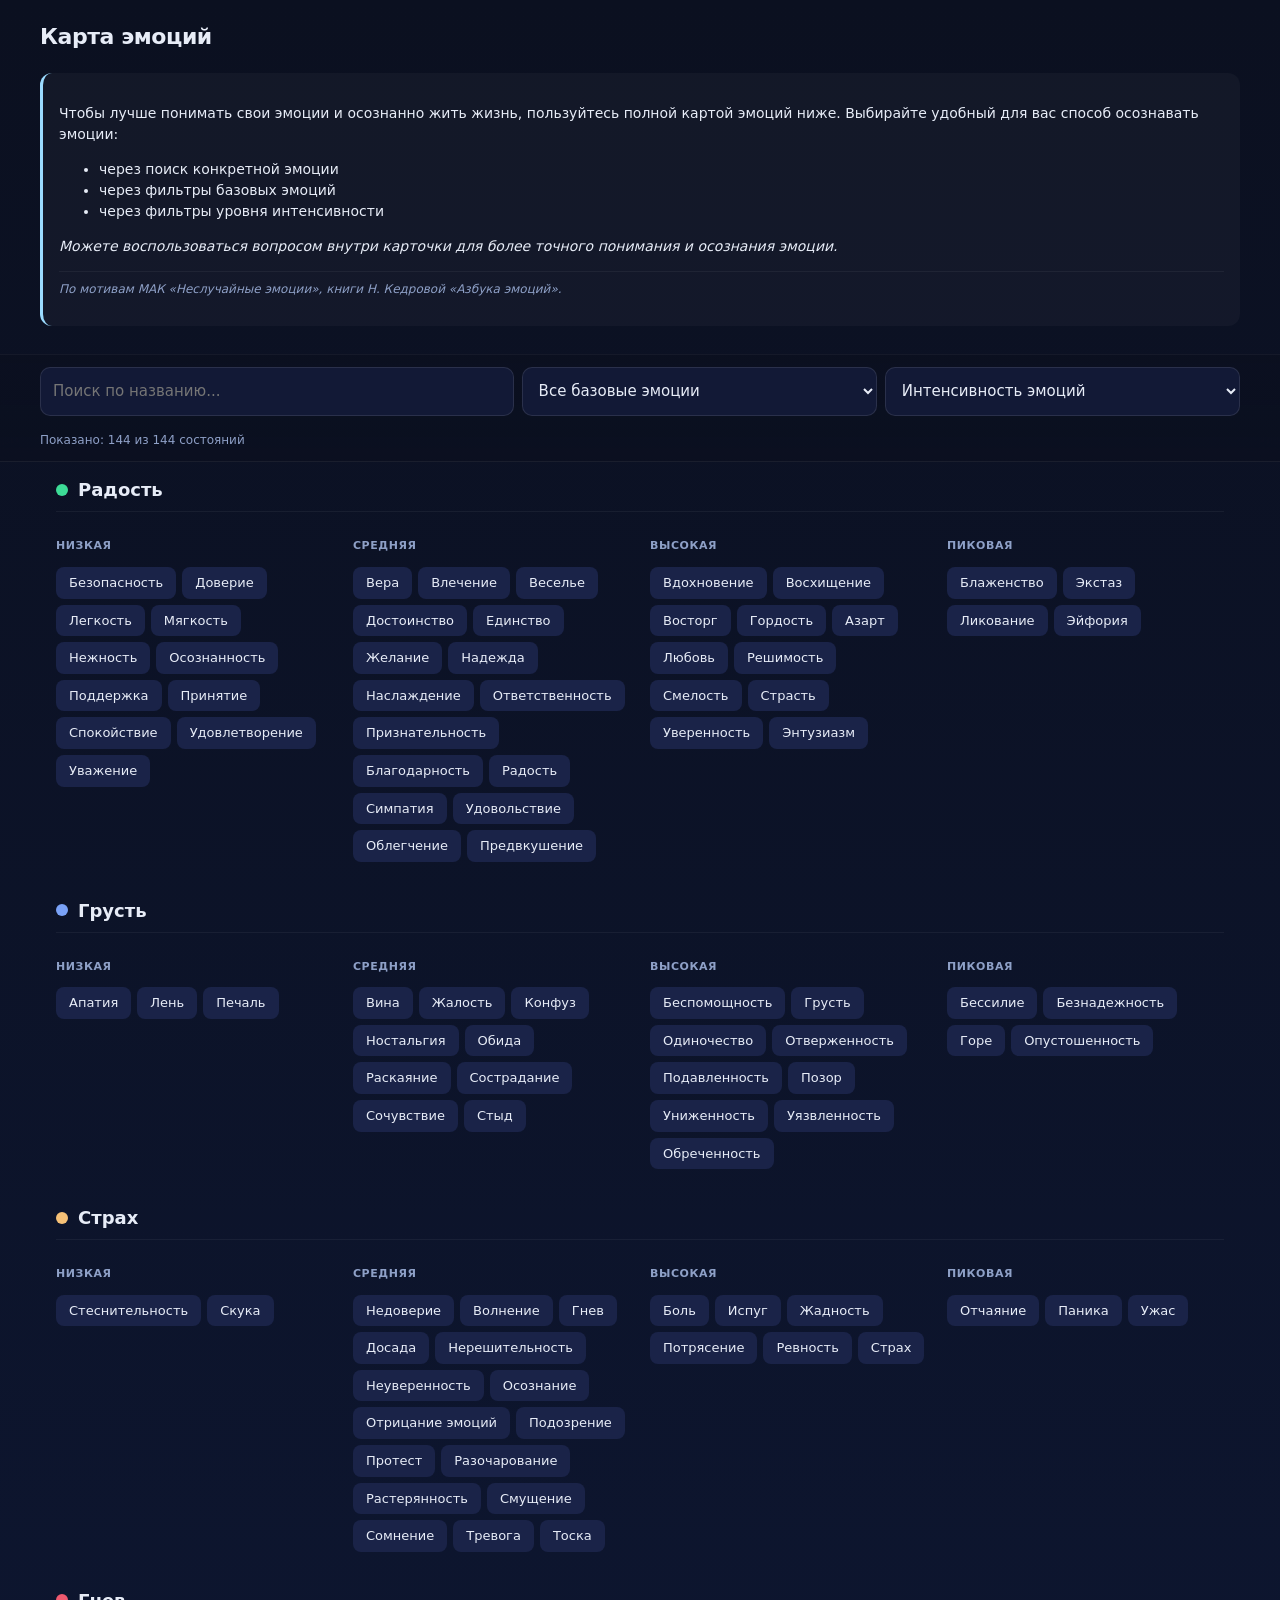
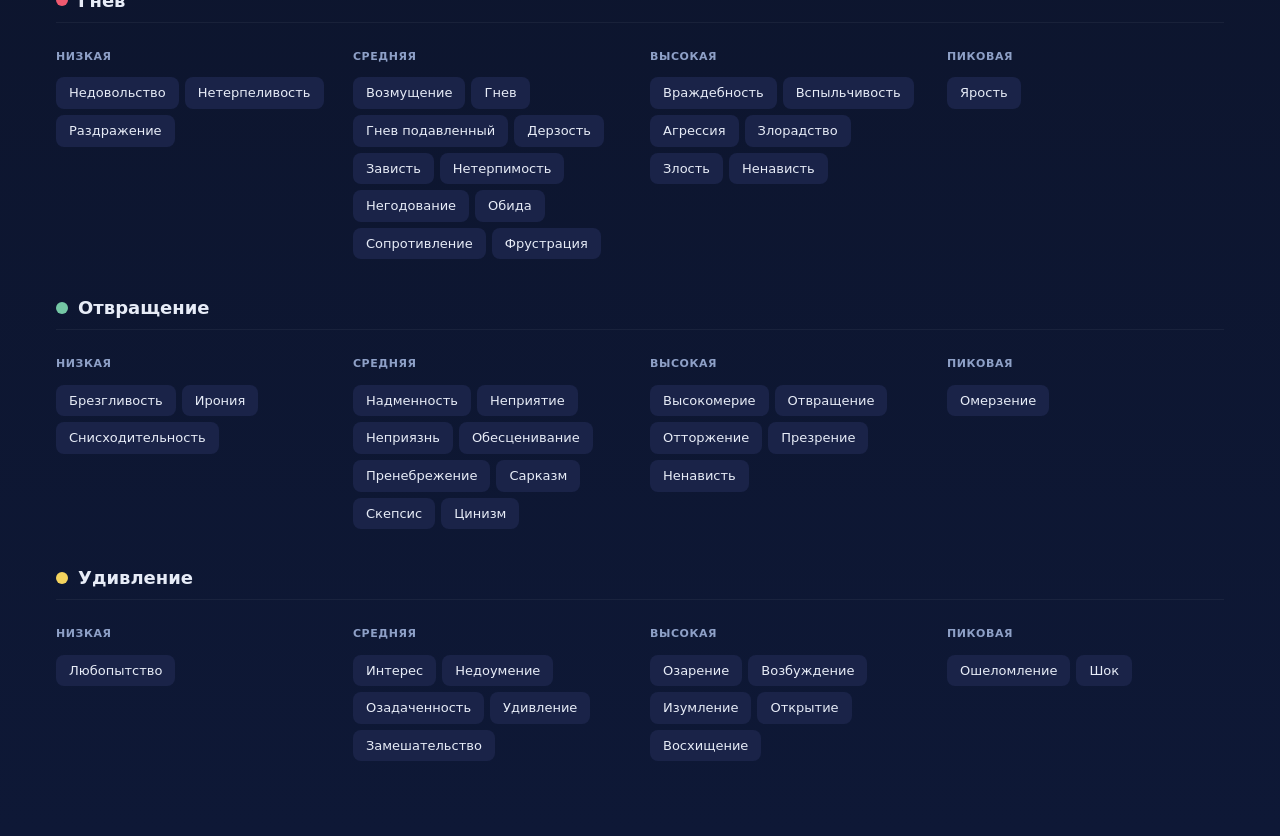
<file: index.html>
<!doctype html>
<html lang="ru">
  <head>
    
    <!-- Google Tag Manager -->
    <script>
      (function (w, d, s, l, i) {
        w[l] = w[l] || [];
        w[l].push({ 'gtm.start': new Date().getTime(), event: 'gtm.js' });
        var f = d.getElementsByTagName(s)[0],
          j = d.createElement(s),
          dl = l != 'dataLayer' ? '&l=' + l : '';
        j.async = true;
        j.src = 'https://www.googletagmanager.com/gtm.js?id=' + i + dl;
        f.parentNode.insertBefore(j, f);
      })(window, document, 'script', 'dataLayer', 'GTM-W73QJ9KJ');
    </script>
    <!-- End Google Tag Manager -->

    <meta charset="UTF-8" />
    <meta name="viewport" content="width=device-width,initial-scale=1" />
    <title>Карта эмоций — 140 уникальных состояний</title>

    <meta
      name="description"
      content="Интерактивная карта эмоций: поиск, фильтры по базовым эмоциям и уровням интенсивности, описание состояний и вопросы для рефлексии." />
    <link
      rel="canonical"
      href="https://vborodavitsina-znich.github.io/Emotions/" />

    <link rel="stylesheet" href="./styles.css" />
  </head>
  <body>
    
     <!-- Google Tag Manager (noscript) -->
    <noscript>
      <iframe
        src="https://www.googletagmanager.com/ns.html?id=GTM-W73QJ9KJ"
        height="0"
        width="0"
        style="display: none; visibility: hidden"></iframe>
    </noscript>
    <!-- End Google Tag Manager (noscript) -->
    
    <header class="page-header">
      <div class="container-narrow">
        <h1>Карта эмоций</h1>
      </div>
    </header>

    <section class="intro-section" aria-label="Описание и инструкция">
      <div class="container-narrow">
        <div class="intro-text">
          <p>
            Чтобы лучше понимать свои эмоции и осознанно жить жизнь, пользуйтесь
            полной картой эмоций ниже. Выбирайте удобный для вас способ
            осознавать эмоции:
          </p>
          <ul>
            <li>через поиск конкретной эмоции</li>
            <li>через фильтры базовых эмоций</li>
            <li>через фильтры уровня интенсивности</li>
          </ul>
          <p class="intro-note">
            Можете воспользоваться вопросом внутри карточки для более точного
            понимания и осознания эмоции.
          </p>
          <p class="sources">
            По мотивам МАК «Неслучайные эмоции», книги Н. Кедровой «Азбука
            эмоций».
          </p>
        </div>
      </div>
    </section>

    <section class="filters-bar" aria-label="Поиск и фильтры">
      <div class="container-narrow">
        <div class="controls">
          <label class="visually-hidden" for="q"
            >Поиск по названию эмоции</label
          >
          <input type="text" id="q" placeholder="Поиск по названию..." />

          <label class="visually-hidden" for="f-base"
            >Фильтр по базовой эмоции</label
          >
          <select id="f-base">
            <option value="">Все базовые эмоции</option>
            <option value="Радость">Радость</option>
            <option value="Грусть">Грусть</option>
            <option value="Страх">Страх</option>
            <option value="Гнев">Гнев</option>
            <option value="Отвращение">Отвращение</option>
            <option value="Удивление">Удивление</option>
          </select>

          <label class="visually-hidden" for="f-level"
            >Фильтр по интенсивности</label
          >
          <select id="f-level">
            <option value="">Интенсивность эмоций</option>
            <option value="Низкая">Низкая</option>
            <option value="Средняя">Средняя</option>
            <option value="Высокая">Высокая</option>
            <option value="Пиковая">Пиковая</option>
          </select>
        </div>

        <div class="stats" aria-live="polite">
          Показано: <span id="shown">0</span> из
          <span id="total">0</span> состояний
        </div>
      </div>
    </section>

    <main class="main">
      <div id="grid"></div>
    </main>

    <dialog id="dlg" aria-labelledby="dlg-title" aria-describedby="dlg-desc">
      <div class="dialog-header">
        <h2 id="dlg-title" class="dialog-title"></h2>
        <button
          id="dlg-close"
          type="button"
          class="dialog-close"
          aria-label="Закрыть окно">
          &times;
        </button>
      </div>

      <div id="dlg-tags" class="dialog-tags"></div>

      <p id="dlg-desc" class="dialog-desc"></p>

      <div class="question-box">
        <div class="question-label">Вопрос для рефлексии:</div>
        <div id="dlg-question" class="dialog-question"></div>
      </div>
    </dialog>

    <script type="module" src="./app.js"></script>
  </body>
</html>
</file>
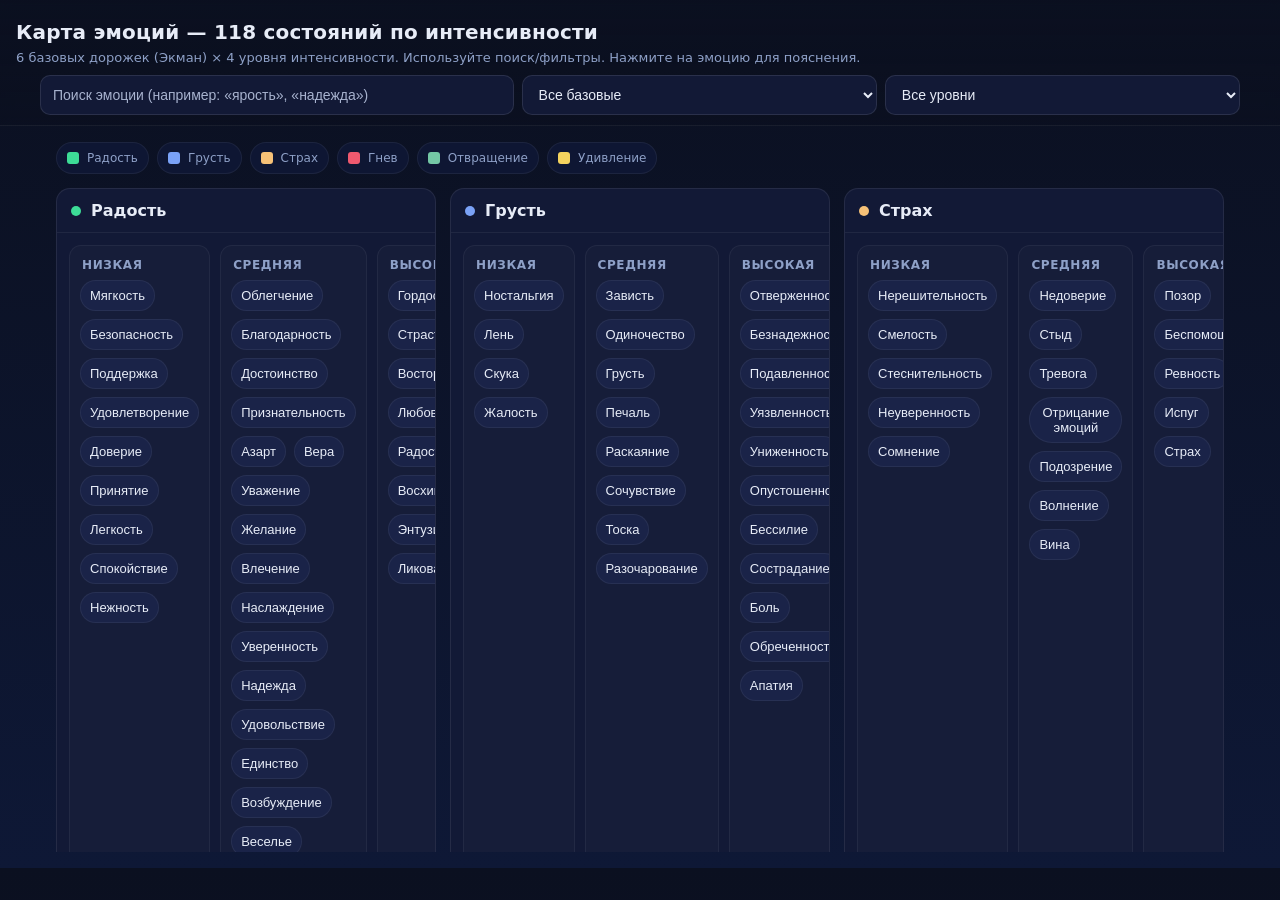
<file: index.html.html>
<!DOCTYPE html><html lang="ru"><head><meta name="x-poe-datastore-behavior" content="local_only"><meta http-equiv="Content-Security-Policy" content="default-src 'self' 'unsafe-inline' 'unsafe-eval' data: blob: https://cdnjs.cloudflare.com https://cdn.jsdelivr.net https://code.jquery.com https://unpkg.com https://d3js.org https://threejs.org https://cdn.plot.ly https://stackpath.bootstrapcdn.com https://maps.googleapis.com https://cdn.tailwindcss.com https://ajax.googleapis.com https://kit.fontawesome.com https://cdn.datatables.net https://maxcdn.bootstrapcdn.com https://code.highcharts.com https://tako-static-assets-production.s3.amazonaws.com https://www.youtube.com https://fonts.googleapis.com https://fonts.gstatic.com https://pfst.cf2.poecdn.net https://puc.poecdn.net https://i.imgur.com https://wikimedia.org https://*.icons8.com https://*.giphy.com https://picsum.photos https://images.unsplash.com; frame-src 'self' https://www.youtube.com https://trytako.com; child-src 'self'; manifest-src 'self'; worker-src 'self'; upgrade-insecure-requests; block-all-mixed-content;">
<meta charset="UTF-8">
<meta name="viewport" content="width=device-width,initial-scale=1">
<title>Карта эмоций — 118 состояний по интенсивности</title>
<style>
  :root{
    --bg:#0b1020; --card:#121936; --muted:#8ea0c7; --text:#e7ecf7;
    --joy:#3ddc97; --sad:#7aa2f7; --fear:#f6c177; --anger:#ef596f; --disgust:#74c7a5; --surprise:#f4d35e;
    --chip:#1a2348; --chip-hover:#223062; --pill:#0e1633; --accent:#9bdbff;
  }
  *{box-sizing:border-box}
  body{margin:0;background:linear-gradient(180deg,#0b1020 0%,#0e1836 100%);color:var(--text);font-family:Inter,system-ui,Segoe UI,Roboto,Arial,sans-serif}
  header{padding:20px 16px 10px;position:sticky;top:0;background:linear-gradient(180deg, rgba(11,16,32,.95), rgba(11,16,32,.70));backdrop-filter: blur(6px);z-index:10;border-bottom:1px solid rgba(255,255,255,.06)}
  h1{margin:0 0 6px;font-size:20px;letter-spacing:.2px}
  .sub{color:var(--muted);font-size:13px;margin-bottom:10px}
  .controls{display:grid;gap:8px;grid-template-columns:1fr;max-width:1200px;margin:0 auto}
  @media(min-width:700px){.controls{grid-template-columns: 1.2fr .9fr .9fr}}
  input[type="search"],select{
    background:var(--card);border:1px solid rgba(255,255,255,.1);color:var(--text);
    padding:10px 12px;border-radius:10px;outline:none;font-size:14px;width:100%
  }
  input::placeholder{color:#a8b3cf}
  main{
  max-width:1200px;
  margin:16px auto;
  padding:0 16px;
  height:calc(100vh - 190px);
  overflow:hidden;
}
  .legend{display:flex;flex-wrap:wrap;gap:8px;margin-bottom:14px}
  .legend .item{display:flex;align-items:center;gap:8px;background:var(--pill);padding:8px 10px;border-radius:999px;border:1px solid rgba(255,255,255,.06);font-size:12px;color:var(--muted)}
  .sw{width:12px;height:12px;border-radius:3px}
  .grid{display:grid;gap:14px}
  @media(min-width:800px){.grid{grid-template-columns: repeat(2, minmax(0,1fr))}}
  @media(min-width:1100px){.grid{grid-template-columns: repeat(3, minmax(0,1fr))}}
  .lane{background:var(--card);border:1px solid rgba(255,255,255,.08);border-radius:14px;overflow:hidden}
  .lane h2{margin:0;padding:12px 14px;font-size:16px;display:flex;align-items:center;gap:10px;border-bottom:1px solid rgba(255,255,255,.06)}
  .lane h2 .dot{width:10px;height:10px;border-radius:50%}
  .levels{
  display:grid;
  grid-template-columns:repeat(4,1fr);
  gap:10px;
  padding:12px;
  height:100%;
  overflow:hidden;
}
  .col{background:rgba(255,255,255,.02);border:1px solid rgba(255,255,255,.05);border-radius:12px;padding:10px;display:flex;flex-direction:column;min-height:180px}
  .col h3{margin:2px 2px 8px;font-size:12px;color:var(--muted);font-weight:600;text-transform:uppercase;letter-spacing:.6px}
  .chips{
  display:flex;
  flex-wrap:wrap;
  gap:8px;
  overflow-y:auto;
}
  .chip{
    background:var(--chip);border:1px solid rgba(255,255,255,.06);color:var(--text);
    padding:7px 9px;border-radius:999px;font-size:13px;cursor:pointer;transition:.15s ease;
  }
  .chip:hover{background:var(--chip-hover);transform:translateY(-1px)}
  .muted{opacity:.6}
  .footer{color:var(--muted);font-size:12px;margin-top:18px;line-height:1.55}
  .count{color:var(--accent);font-weight:600}
  dialog{
    width:min(680px, calc(100% - 32px));border:1px solid rgba(255,255,255,.2);border-radius:14px;padding:0;background:#0c1430;color:var(--text);
    box-shadow:0 20px 60px rgba(0,0,0,.5)
  }
  dialog::backdrop{background:rgba(3,6,16,.6);backdrop-filter: blur(2px)}
  .md{padding:16px}
  .md h4{margin:0 0 6px;font-size:16px}
  .md p{margin:0 0 8px;color:#c7d0ea;font-size:14px}
  .badge{display:inline-flex;gap:6px;align-items:center;background:#0f1a3e;border:1px solid rgba(255,255,255,.08);border-radius:999px;padding:6px 10px;font-size:12px;margin:4px 6px 0 0}
  .xbtn{background:none;border:none;color:#aeb9d9;font-size:13px;cursor:pointer;padding:10px 12px}
  .head{display:flex;justify-content:space-between;align-items:center;border-bottom:1px solid rgba(255,255,255,.08);padding:10px 12px}
  .head h3{margin:0;font-size:15px}
  .empty{color:var(--muted);text-align:center;padding:18px 6px}
</style>
</head>
<body>
<header>
  <h1>Карта эмоций — 118 состояний по интенсивности</h1>
  <div class="sub">6 базовых дорожек (Экман) × 4 уровня интенсивности. Используйте поиск/фильтры. Нажмите на эмоцию для пояснения.</div>
  <div class="controls">
    <input id="q" type="search" placeholder="Поиск эмоции (например: «ярость», «надежда»)">
    <select id="f-base">
      <option value="">Все базовые</option>
      <option value="Радость">Радость</option>
      <option value="Грусть">Грусть</option>
      <option value="Страх">Страх</option>
      <option value="Гнев">Гнев</option>
      <option value="Отвращение">Отвращение</option>
      <option value="Удивление">Удивление</option>
    </select>
    <select id="f-level">
      <option value="">Все уровни</option>
      <option value="Низкая">Низкая</option>
      <option value="Средняя">Средняя</option>
      <option value="Высокая">Высокая</option>
      <option value="Пиковая">Пиковая</option>
    </select>
  </div>
</header>

<main>
  <div class="legend">
    <div class="item"><span class="sw" style="background:var(--joy)"></span>Радость</div>
    <div class="item"><span class="sw" style="background:var(--sad)"></span>Грусть</div>
    <div class="item"><span class="sw" style="background:var(--fear)"></span>Страх</div>
    <div class="item"><span class="sw" style="background:var(--anger)"></span>Гнев</div>
    <div class="item"><span class="sw" style="background:var(--disgust)"></span>Отвращение</div>
    <div class="item"><span class="sw" style="background:var(--surprise)"></span>Удивление</div>
  </div>

  <div id="grid" class="grid"></div>
  <div class="footer">
    Всего эмоций: <span id="total" class="count">0</span>. Отфильтровано: <span id="shown" class="count">0</span>.
  </div>
</main>

<dialog id="dlg">
  <div class="head">
    <h3 id="dlg-title">Эмоция</h3>
    <button class="xbtn" onclick="dlg.close()">Закрыть ✕</button>
  </div>
  <div class="md">
    <h4 id="dlg-sub"></h4>
    <p id="dlg-desc"></p>
    <div id="dlg-tags"></div>
  </div>
</dialog>

<script>
const dataRaw = [
  // Формат: [эмоция, базовая, уровень, пояснение]
  ["Облегчение","Радость","Средняя","Радость после снятия угрозы; оттенок удивления."],
  ["Благодарность","Радость","Средняя","Позитив к источнику пользы; социальная радость."],
  ["Достоинство","Радость","Средняя","Самопринятие и ценность; спокойная радость."],
  ["Признательность","Радость","Средняя","Социальная благодарность; теплая радость."],
  ["Мягкость","Радость","Низкая","Спокойное принятие, доброжелательность."],
  ["Неприязнь","Отвращение","Низкая","Слабое отталкивание/несимпатия."],
  ["Пренебрежение","Отвращение","Средняя","Отталкивание с чувством превосходства."],
  ["Брезгливость","Отвращение","Низкая","Физическое/моральное отвращение низкой интенсивности."],
  ["Экстаз","Радость","Пиковая","Пиковая радость, трансперсональная эйфория."],
  ["Азарт","Радость","Средняя","Возбужденная радость ожидания успеха."],
  ["Высокомерие","Отвращение","Высокая","Отвращение + превосходство; иногда примесь радости."],
  ["Гордость","Радость","Высокая","Радость от собственных достижений."],
  ["Отвращение","Отвращение","Пиковая","Сильное неприятие/отталкивание."],
  ["Зависть","Грусть","Средняя","Грусть по недостающему + гнев; помещено в грусть, средняя."],
  ["Дерзость","Гнев","Средняя","Напористость, вызов; гневная энергия."],
  ["Осознанность","Удивление","Низкая","Ясность восприятия; мягкое удивление/инсайт."],
  ["Ответственность","Удивление","Низкая","Осознанный выбор; близко к спокойному принятию."],
  ["Ностальгия","Грусть","Низкая","Светлая грусть по прошлому."],
  ["Недоверие","Страх","Средняя","Предосторожность перед возможной угрозой."],
  ["Вера","Радость","Средняя","Позитивное ожидание; смесь радости и удивления."],
  ["Нерешительность","Страх","Низкая","Неопределенность, боязнь ошибиться."],
  ["Одиночество","Грусть","Средняя","Боль отсутствия связи/близости."],
  ["Отверженность","Грусть","Высокая","Сильная социальная боль; примесь страха."],
  ["Грусть","Грусть","Средняя","Базовая грусть средней интенсивности."],
  ["Лень","Грусть","Низкая","Энергетический спад; апатичность."],
  ["Позор","Страх","Высокая","Страх социального осуждения; примесь грусти."],
  ["Безнадежность","Грусть","Высокая","Потеря ожидания улучшения."],
  ["Подавленность","Грусть","Высокая","Тяжелое, устойчивое снижение настроения."],
  ["Печаль","Грусть","Средняя","Близко к грусти; умеренная интенсивность."],
  ["Беспомощность","Страх","Высокая","Ощущение утраты контроля; близко к страху."],
  ["Конфуз","Удивление","Средняя","Смущающее удивление; примесь страха."],
  ["Уязвленность","Грусть","Высокая","Боль/обида, близко к грусти и страху."],
  ["Униженность","Грусть","Высокая","Социальная боль; грусть + страх."],
  ["Опустошенность","Грусть","Высокая","Сильное чувство потери/пустоты."],
  ["Бессилие","Грусть","Высокая","Нет сил/возможности действовать; близко к грусти."],
  ["Раскаяние","Грусть","Средняя","Печаль о содеянном + мотивация исправить."],
  ["Стыд","Страх","Средняя","Страх оценки себя другими; иногда грусть."],
  ["Обида","Гнев","Средняя","Гнев от пережитой несправедливости; примесь грусти."],
  ["Уважение","Радость","Средняя","Теплое признание ценности другого."],
  ["Желание","Радость","Средняя","Направленная позитивная мотивация."],
  ["Влечение","Радость","Средняя","Притяжение/интерес к объекту; позитивный заряд."],
  ["Смелость","Страх","Низкая","Действие несмотря на страх; контроль над страхом."],
  ["Страсть","Радость","Высокая","Сильная вовлеченность и энергия."],
  ["Восторг","Радость","Высокая","Сильная радость и восхищение."],
  ["Наслаждение","Радость","Средняя","Удовольствие от процесса/результата."],
  ["Блаженство","Радость","Пиковая","Глубокая, спокойная пиковая радость."],
  ["Эйфория","Радость","Пиковая","Пик возбуждённой радости."],
  ["Предвкушение","Удивление","Средняя","Ожидание новизны; радостное напряжение."],
  ["Вдохновение","Удивление","Высокая","Сильный инсайт + подъём радости."],
  ["Любопытство","Удивление","Низкая","Мягкое стремление к новому/неизвестному."],
  ["Сочувствие","Грусть","Средняя","Разделение чужой боли; грусть с теплотой."],
  ["Сострадание","Грусть","Высокая","Глубокая эмпатия к страданию другого."],
  ["Уверенность","Радость","Средняя","Спокойная позитивная определённость."],
  ["Тревога","Страх","Средняя","Угроза неопределенная; настороженность."],
  ["Тоска","Грусть","Средняя","Тягостная грусть/желание недостижимого."],
  ["Досада","Гнев","Низкая","Лёгкое недовольство; низкий гнев."],
  ["Растерянность","Удивление","Средняя","Потеря ориентиров при неожиданности."],
  ["Ненависть","Гнев","Пиковая","Пик гнева с отвращением; враждебность."],
  ["Осознание","Удивление","Высокая","Сильный инсайт; переход к действию."],
  ["Ревность","Страх","Высокая","Страх утраты + гнев; помещено в страх."],
  ["Скука","Грусть","Низкая","Низкоэнергетическая грусть/дефицит стимула."],
  ["Возмущение","Гнев","Средняя","Проактивный гнев к нарушению норм."],
  ["Боль","Грусть","Высокая","Эмоциональная боль; потеря/нехватка."],
  ["Любовь","Радость","Высокая","Спектр от нежности до экстаза; здесь как высокая радость."],
  ["Горе","Грусть","Пиковая","Пик грусти/утраты."],
  ["Радость","Радость","Высокая","Базовая высокая радость."],
  ["Озадаченность","Удивление","Низкая","Слабое удивление, вопросительность."],
  ["Решимость","Гнев","Высокая","Энергия преодоления; направленный гнев."],
  ["Раздражение","Гнев","Низкая","Низкоуровневый гнев."],
  ["Отрицание эмоций","Страх","Средняя","Стратегия избегания чувств; страх столкновения."],
  ["Восхищение","Радость","Высокая","Радость + удивление перед превосходством."],
  ["Надежда","Радость","Средняя","Позитивное ожидание исхода."],
  ["Энтузиазм","Радость","Высокая","Энергичная радость, готовность действовать."],
  ["Обреченность","Грусть","Высокая","Смирение с негативным исходом; безысходность."],
  ["Апатия","Грусть","Высокая","Глубокое безразличие; низкая энергия."],
  ["Подозрение","Страх","Средняя","Ожидание злого умысла."],
  ["Волнение","Страх","Средняя","Возбужденный страх/ожидание; может быть и радость."],
  ["Жалость","Грусть","Низкая","Лёгкая грусть к чужой уязвимости."],
  ["Недовольство","Гнев","Средняя","Устойчивое несогласие; ближе к гневу."],
  ["Стеснительность","Страх","Низкая","Социальный страх, мягкий."],
  ["Безопасность","Радость","Низкая","Спокойная позитивность от защищенности."],
  ["Озарение","Удивление","Высокая","Сильное удивление-понимание."],
  ["Поддержка","Радость","Низкая","Чувство опоры; спокойная радость."],
  ["Удовлетворение","Радость","Низкая","Спокойная завершенность; низкая радость."],
  ["Недоумение","Удивление","Средняя","Сильнее озадаченности, но без шока."],
  ["Удивление","Удивление","Высокая","Базовая сильная реакция новизны."],
  ["Удовольствие","Радость","Средняя","Позитивный аффект от стимула/деятельности."],
  ["Доверие","Радость","Низкая","Спокойное принятие и опора на другого."],
  ["Единство","Радость","Средняя","Сопричастность; тёплая радость."],
  ["Принятие","Радость","Низкая","Спокойная согласованность с реальностью."],
  ["Сарказм","Отвращение","Средняя","Отталкивание, выраженное остро/иронично."],
  ["Злорадство","Отвращение","Высокая","Отвращение + радость от чужой неудачи."],
  ["Агрессия","Гнев","Высокая","Действующий гнев."],
  ["Неуверенность","Страх","Низкая","Слабый страх собственной несостоятельности."],
  ["Вина","Страх","Средняя","Страх оценки + желание исправить; примесь грусти."],
  ["Возбуждение","Радость","Средняя","Энергетический подъём/sexual arousal; позитивный тон."],
  ["Легкость","Радость","Низкая","Облегчённое, воздушное состояние."],
  ["Веселье","Радость","Средняя","Активная радость, шуточность."],
  ["Испуг","Страх","Высокая","Острая краткая реакция на угрозу; ближе к высокой."],
  ["Жадность","Отвращение","Средняя","Социально неодобряемое стремление; примесь страха."],
  ["Ликование","Радость","Высокая","Торжествующая радость."],
  ["Ирония","Отвращение","Средняя","Мягкая форма отторжения через насмешку."],
  ["Интерес","Удивление","Низкая","Тёплое направленное удивление."],
  ["Страх","Страх","Высокая","Базовый сильный страх."],
  ["Разочарование","Грусть","Средняя","Потерянные ожидания + лёгкий гнев."],
  ["Презрение","Отвращение","Высокая","Сильное моральное отторжение."],
  ["Спокойствие","Радость","Низкая","Позитивный гомеостаз/равновесие."],
  ["Нежность","Радость","Низкая","Тёплая мягкая радость к объекту привязанности."],
  ["Сопротивление","Гнев","Средняя","Энергия отказа/противостояния."],
  ["Протест","Гнев","Средняя","Активный отказ/несогласие; социальный гнев."],
  ["Гнев","Гнев","Высокая","Базовая высокая интенсивность гнева."],
  ["Ярость","Гнев","Пиковая","Пик гнева; утрата контроля."],
  ["Злость","Гнев","Средняя","Сильнее раздражения, но ниже гнева."],
  ["Потрясение","Удивление","Пиковая","Шоковая вершина удивления."],
  ["Сомнение","Страх","Низкая","Низкий страх ошибки/неопределённости."],
  ["Паника","Страх","Пиковая","Пик страха с потерей контроля."],
  ["Ужас","Страх","Пиковая","Пик страха, парализующий."],
];

const lanes = [
  { base:"Радость", color:"var(--joy)" },
  { base:"Грусть", color:"var(--sad)" },
  { base:"Страх", color:"var(--fear)" },
  { base:"Гнев", color:"var(--anger)" },
  { base:"Отвращение", color:"var(--disgust)" },
  { base:"Удивление", color:"var(--surprise)" },
];

const levels = ["Низкая","Средняя","Высокая","Пиковая"];

const gridEl = document.getElementById('grid');
const qEl = document.getElementById('q');
const fBaseEl = document.getElementById('f-base');
const fLevelEl = document.getElementById('f-level');
const totalEl = document.getElementById('total');
const shownEl = document.getElementById('shown');
const dlg = document.getElementById('dlg');
const dlgTitle = document.getElementById('dlg-title');
const dlgSub = document.getElementById('dlg-sub');
const dlgDesc = document.getElementById('dlg-desc');
const dlgTags = document.getElementById('dlg-tags');

const items = dataRaw.map(([name,base,level,desc])=>({name,base,level,desc}));

function build() {
  gridEl.innerHTML = '';
  let shownCount = 0;
  const q = (qEl.value||'').trim().toLowerCase();
  const fBase = fBaseEl.value;
  const fLevel = fLevelEl.value;

  lanes.forEach(l=>{
    const lane = document.createElement('section');
    lane.className = 'lane';
    const h2 = document.createElement('h2');
    const dot = document.createElement('span');
    dot.className = 'dot';
    dot.style.background = l.color;
    h2.appendChild(dot);
    const title = document.createElement('span');
    title.textContent = l.base;
    h2.appendChild(title);
    lane.appendChild(h2);

    const levelsWrap = document.createElement('div');
    levelsWrap.className = 'levels';

    levels.forEach(level=>{
      const col = document.createElement('div');
      col.className = 'col';
      const h3 = document.createElement('h3');
      h3.textContent = level;
      col.appendChild(h3);
      const chips = document.createElement('div');
      chips.className = 'chips';

      const filtered = items.filter(it=>{
        if(it.base!==l.base) return false;
        if(it.level!==level) return false;
        if(fBase && it.base!==fBase) return false;
        if(fLevel && it.level!==fLevel) return false;
        if(q && !it.name.toLowerCase().includes(q)) return false;
        return true;
      });

      if(filtered.length===0){
        const empty = document.createElement('div');
        empty.className = 'empty muted';
        empty.textContent = '—';
        col.appendChild(empty);
      } else {
        filtered.forEach(it=>{
          const chip = document.createElement('button');
          chip.className = 'chip';
          chip.textContent = it.name;
          chip.title = it.desc;
          chip.onclick = ()=>openDialog(it);
          chips.appendChild(chip);
          shownCount++;
        });
        col.appendChild(chips);
      }
      levelsWrap.appendChild(col);
    });

    lane.appendChild(levelsWrap);
    gridEl.appendChild(lane);
  });

  totalEl.textContent = items.length.toString();
  shownEl.textContent = shownCount.toString();
}

function openDialog(it){
  dlgTitle.textContent = it.name;
  dlgSub.textContent = `${it.base} • ${it.level} интенсивность`;
  dlgDesc.textContent = it.desc || '';
  dlgTags.innerHTML = `
    <span class="badge">Базовая: ${it.base}</span>
    <span class="badge">Уровень: ${it.level}</span>
  `;
  if(typeof dlg.showModal==='function'){ dlg.showModal(); }
  else { alert(it.name + " — " + it.base + " / " + it.level); }
}

qEl.addEventListener('input',build);
fBaseEl.addEventListener('change',build);
fLevelEl.addEventListener('change',build);

build();
</script>


</body></html>
</file>
<file: styles.css>
:root {
  /* Colors */
  --bg: #0b1020;
  --card: #121936;
  --muted: #8ea0c7;
  --text: #e7ecf7;

  --joy: #3ddc97;
  --sad: #7aa2f7;
  --fear: #f6c177;
  --anger: #ef596f;
  --disgust: #74c7a5;
  --surprise: #f4d35e;

  --chip: #1a2348;
  --chip-hover: #223062;
  --pill: #0e1633;
  --accent: #9bdbff;

  --container-max: 1200px;

  --radius-sm: 8px;
  --radius-md: 10px;
  --radius-lg: 12px;
  --radius-xl: 20px;

  --transition-fast: 0.2s;
}

* {
  box-sizing: border-box;
}

html {
  color-scheme: dark;
}

body {
  margin: 0;
  background: linear-gradient(180deg, #0b1020 0%, #0e1836 100%);
  color: var(--text);
  font-family:
    Inter,
    system-ui,
    -apple-system,
    'Segoe UI',
    Roboto,
    Arial,
    sans-serif;
  line-height: 1.5;
}

.visually-hidden {
  position: absolute;
  width: 1px;
  height: 1px;
  padding: 0;
  margin: -1px;
  overflow: hidden;
  clip: rect(0 0 0 0);
  clip-path: inset(50%);
  white-space: nowrap;
  border: 0;
}

.container-narrow {
  max-width: var(--container-max);
  margin: 0 auto;
}

.page-header {
  padding: 20px 16px 8px;
}

.page-header h1 {
  margin: 0;
  font-size: 22px;
  font-weight: 700;
  letter-spacing: -0.02em;
}

.intro-section {
  padding: 0 16px 8px;
}

.filters-bar {
  position: sticky;
  top: 0;
  z-index: 10;

  padding: 12px 16px;

  background: linear-gradient(
    180deg,
    rgba(11, 16, 32, 0.98),
    rgba(11, 16, 32, 0.9)
  );
  backdrop-filter: blur(12px);

  border-top: 1px solid rgba(255, 255, 255, 0.04);
  border-bottom: 1px solid rgba(255, 255, 255, 0.06);
}

.main {
  max-width: var(--container-max);
  margin: 0 auto;
  padding: 0 16px 40px;
}

.intro-text {
  background: rgba(255, 255, 255, 0.03);
  border-radius: var(--radius-lg);
  border-left: 3px solid var(--accent);

  padding: 16px;
  margin: 12px 0 20px;

  font-size: 14px;
}

.intro-note {
  margin-top: 8px;
  font-style: italic;
}

.sources {
  margin-top: 10px;
  padding-top: 8px;

  font-size: 12px;
  font-style: italic;
  color: var(--muted);

  border-top: 1px solid rgba(255, 255, 255, 0.05);
}

.controls {
  display: grid;
  grid-template-columns: 1fr;
  gap: 8px;
  margin-bottom: 15px;
}

input,
select {
  width: 100%;
  padding: 12px;

  border: 1px solid rgba(255, 255, 255, 0.1);
  border-radius: var(--radius-md);
  outline: none;

  background: var(--card);
  color: var(--text);
  font: inherit;
  font-size: 15px;
}

.stats {
  margin-bottom: 0;
  font-size: 12px;
  color: var(--muted);
}

.lane {
  margin-bottom: 35px;
}

.lane h2 {
  display: flex;
  align-items: center;
  gap: 10px;

  margin-bottom: 15px;
  padding-bottom: 8px;

  font-size: 18px;

  border-bottom: 1px solid rgba(255, 255, 255, 0.05);
}

.dot {
  width: 12px;
  height: 12px;
  border-radius: 50%;
}

.levels {
  display: grid;
  grid-template-columns: repeat(auto-fit, minmax(220px, 1fr));
  gap: 20px;
}

.col h3 {
  margin-bottom: 12px;

  font-size: 11px;
  letter-spacing: 0.05em;
  text-transform: uppercase;
  color: var(--muted);
}

.chips {
  display: flex;
  flex-wrap: wrap;
  gap: 6px;
}

/* Buttons created in JS */
.chip {
  appearance: none;
  -webkit-appearance: none;

  border: 1px solid transparent;
  border-radius: var(--radius-sm);

  padding: 7px 12px;

  background: var(--chip);
  color: var(--text);

  font: inherit;
  font-size: 13px;
  line-height: 1.2;

  cursor: pointer;
  transition:
    background-color var(--transition-fast),
    border-color var(--transition-fast),
    transform var(--transition-fast);
}

.chip:hover {
  background: var(--chip-hover);
  border-color: rgba(255, 255, 255, 0.15);
}

dialog {
  width: 90%;
  max-width: 450px;
  padding: 24px;

  border: 1px solid rgba(255, 255, 255, 0.1);
  border-radius: var(--radius-xl);

  background: var(--card);
  color: var(--text);

  box-shadow: 0 20px 50px rgba(0, 0, 0, 0.5);
}

dialog::backdrop {
  background: rgba(0, 0, 0, 0.8);
  backdrop-filter: blur(4px);
}

.dialog-header {
  display: flex;
  justify-content: space-between;
  align-items: start;
  gap: 12px;
}

.dialog-title {
  margin: 0;
  font-size: 24px;
}

.dialog-close {
  border: none;
  background: none;
  color: var(--muted);

  font-size: 24px;
  line-height: 1;
  cursor: pointer;
}

.dialog-tags {
  margin: 12px 0;
}

.dialog-desc {
  color: var(--text);
  font-size: 15px;
  line-height: 1.6;
}

.question-box {
  margin-top: 20px;
  padding: 15px;

  border-left: 3px solid var(--accent);
  border-radius: var(--radius-lg);

  background: rgba(155, 219, 255, 0.07);
}

.question-label {
  margin-bottom: 8px;

  color: var(--accent);
  font-size: 12px;
  font-weight: 600;
  text-transform: uppercase;
}

.dialog-question {
  font-style: italic;
}

.badge {
  display: inline-block;
  margin-right: 6px;
  padding: 4px 10px;

  border-radius: 6px;
  background: var(--pill);

  font-size: 11px;
}

input:focus-visible,
select:focus-visible,
.chip:focus-visible,
.dialog-close:focus-visible {
  outline: 2px solid var(--accent);
  outline-offset: 2px;
}

.dialog-close:hover {
  color: var(--text);
}

@media (min-width: 700px) {
  .controls {
    grid-template-columns: 1.2fr 0.9fr 0.9fr;
  }
}
</file>
